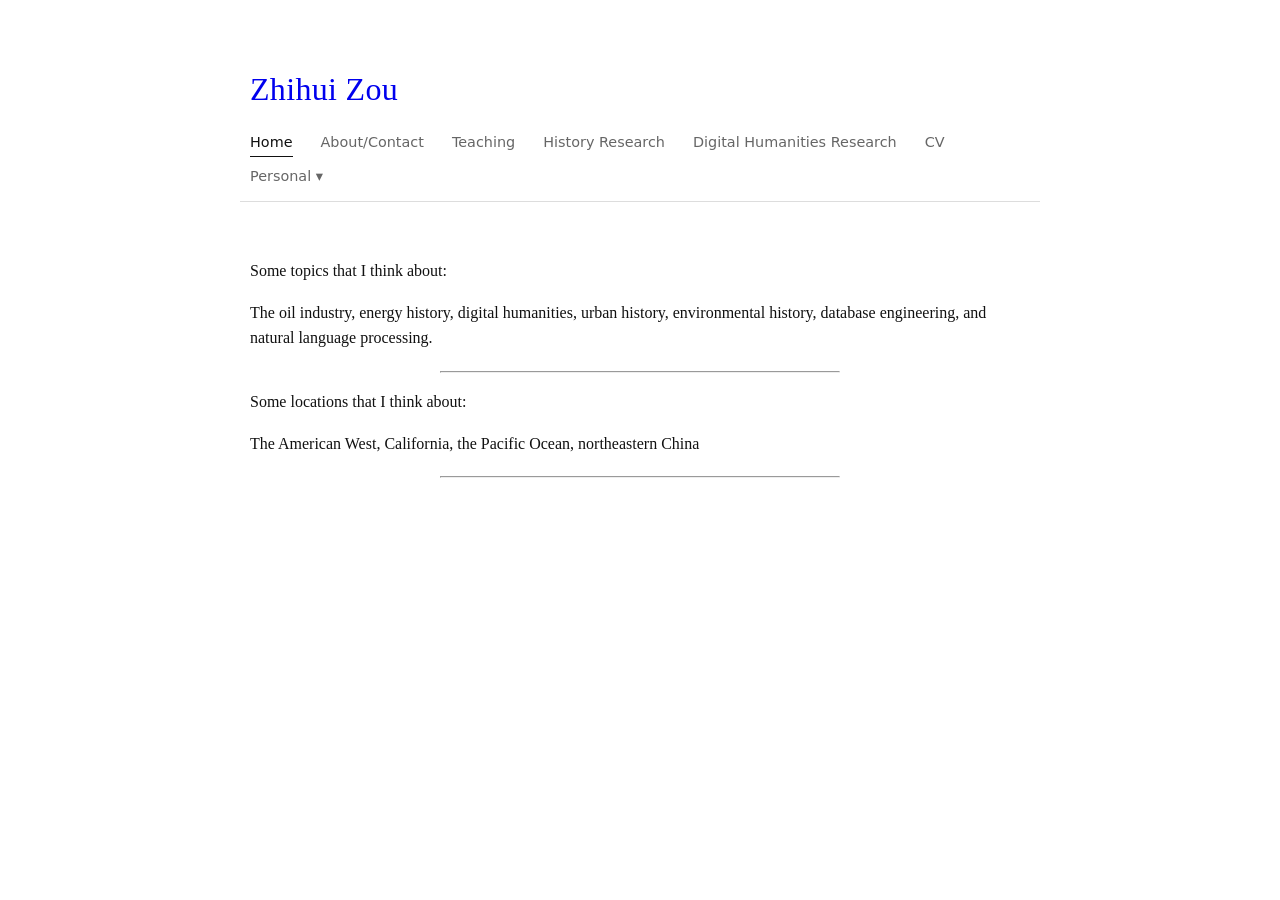
<file: index.html>
<!DOCTYPE html>
<html lang="en">
<head>
<meta charset="UTF-8">
<meta name="viewport" content="width=device-width, initial-scale=1.0">
<title>Home</title>
<link rel="stylesheet" href="/assets/css/style.css">
</head>
<body>


<site-nav>
  <script src="/assets/js/navigation.js"></script>
</site-nav>

<main>

  <p></p>
  <p>Some topics that I think about:</p>
  <p>The oil industry, energy history, digital humanities, urban history, environmental history, database engineering, and natural language processing.</p>

  <hr>

  <p>Some locations that I think about:</p>
  <p>The American West, California, the Pacific Ocean, northeastern China</p>

  <hr>

</main>

</body>
</html>
</file>
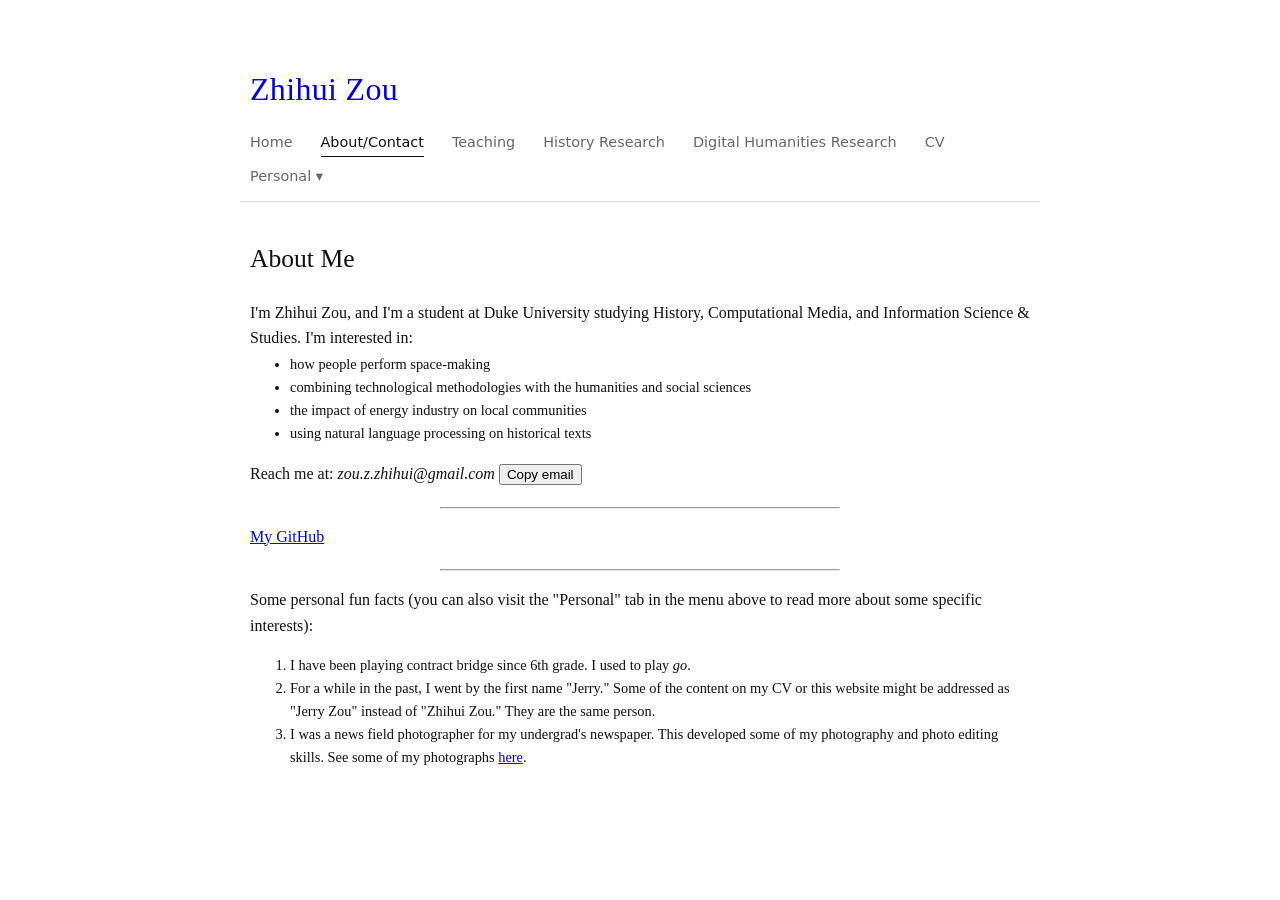
<file: pages/about.html>
<!DOCTYPE html>
<html lang="en">
<head>
<meta charset="UTF-8">
<meta name="viewport" content="width=device-width, initial-scale=1.0">
<title>About</title>
<link rel="stylesheet" href="/assets/css/style.css">
<script src="/assets/js/clickToCopy.js"></script
</head>
<body>

<div class="grid-field" aria-hidden="true"></div>

<site-nav>
  <script src="/assets/js/navigation.js"></script>
</site-nav>


<main>

  <h1>About Me</h1>

  <p>I'm Zhihui Zou, and I'm a student at Duke University studying History, Computational Media, and Information Science & Studies. I'm interested in:
    <ul>
      <li>how people perform space-making</li>
      <li>combining technological methodologies with the humanities and social sciences</li>
      <li>the impact of energy industry on local communities</li>
      <li>using natural language processing on historical texts</li>
    </ul>
  </p>
  
  <p>Reach me at: <i><span id="textToCopyOnClick">zou.z.zhihui@gmail.com</span></i> <button onclick="clickToCopy(this, 'Copy email')">Copy email</button></p> 
  <hr>

  <p class="externallink"><a href="https://github.com/zzou21" target="_blank" rel="noopener noreferrer">My GitHub</a></p>

  <hr>

  <p>Some personal fun facts (you can also visit the "Personal" tab in the menu above to read more about some specific interests):</p>
  <p>
    <ol>
      <li>I have been playing contract bridge since 6th grade. I used to play <i>go</i>.</li>
      <li>For a while in the past, I went by the first name "Jerry." Some of the content on my CV or this website might be addressed as "Jerry Zou" instead of "Zhihui Zou." They are the same person.</li>
      <li>I was a news field photographer for my undergrad's newspaper. This developed some of my photography and photo editing skills. See some of my photographs <a href="/pages/personals/photography.html" target="_blank" rel="noopener noreferrer">here</a>.</li>
    </ol>
  </p>

</main>

</body>
</html>
</file>
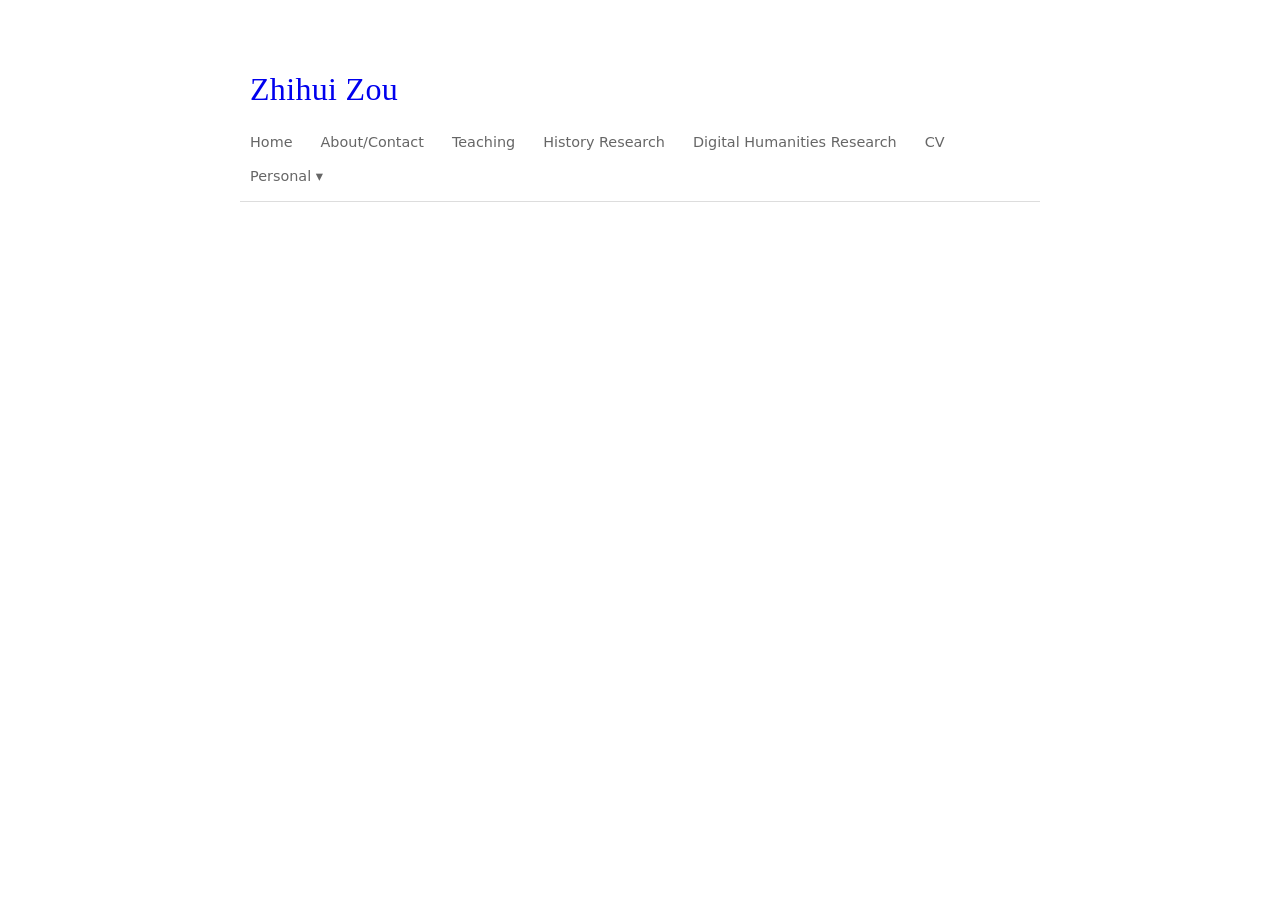
<file: pages/contact.html>
<!DOCTYPE html>
<html lang="en">
<head>
<meta charset="UTF-8">
<meta name="viewport" content="width=device-width, initial-scale=1.0">
<title>Contact</title>
<link rel="stylesheet" href="/assets/css/style.css">
</head>
<body>

  <!-- NOT used!! -->

<site-nav>
  <script src="/assets/js/navigation.js"></script>
</site-nav>

<main>

</main>

</body>
</html>
</file>
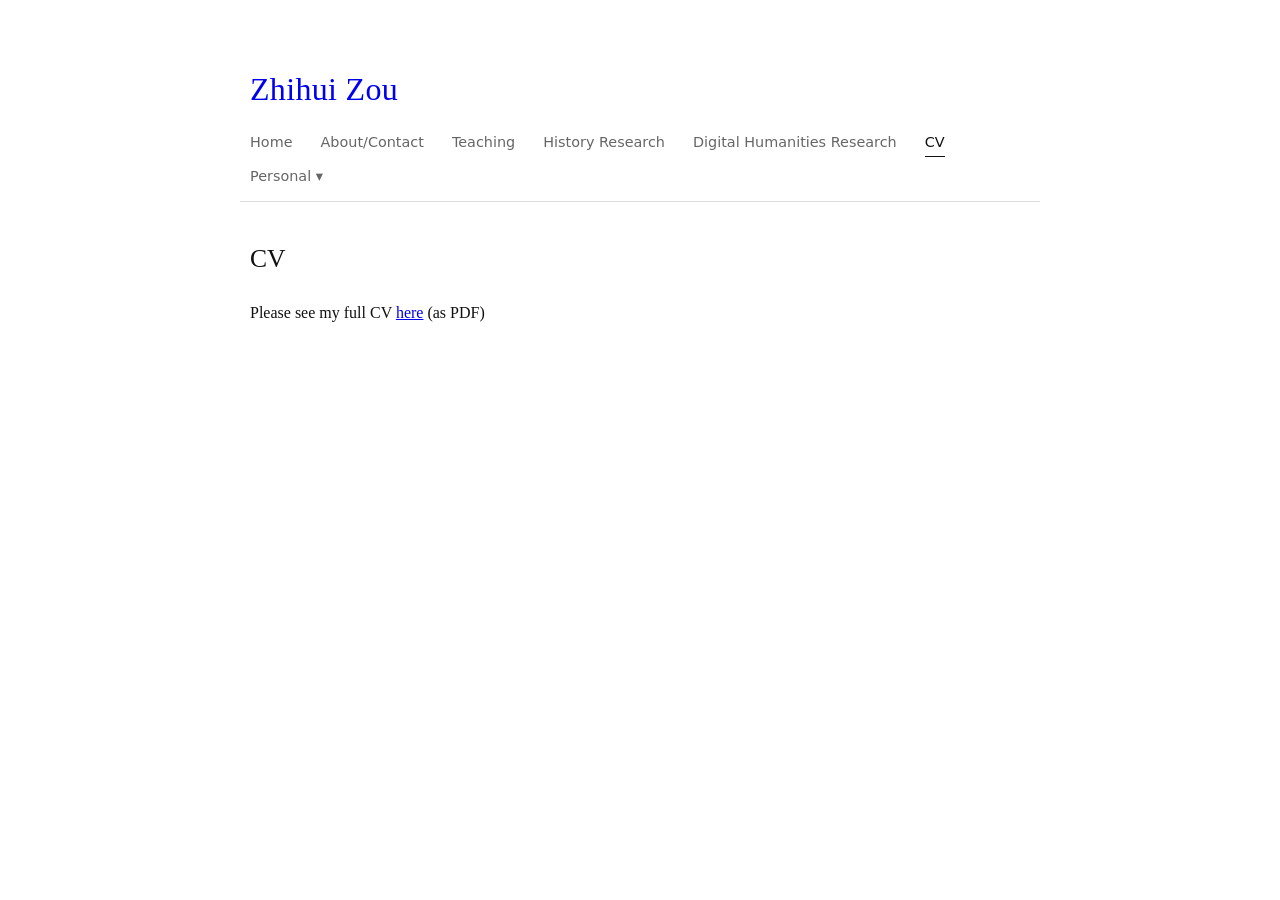
<file: pages/cv.html>
<!DOCTYPE html>
<html lang="en">
<head>
<meta charset="UTF-8">
<meta name="viewport" content="width=device-width, initial-scale=1.0">
<title>C.V.</title>
<link rel="stylesheet" href="/assets/css/style.css">
</head>
<body>

<site-nav>
  <script src="/assets/js/navigation.js"></script>
</site-nav>

<main>

  <h1>CV</h1>

  <p>Please see my full CV <a href="/assets/files/cv/cv.pdf" target="_blank" rel="noopener noreferrer">here</a> (as PDF)</p>

</main>

</body>
</html>
</file>
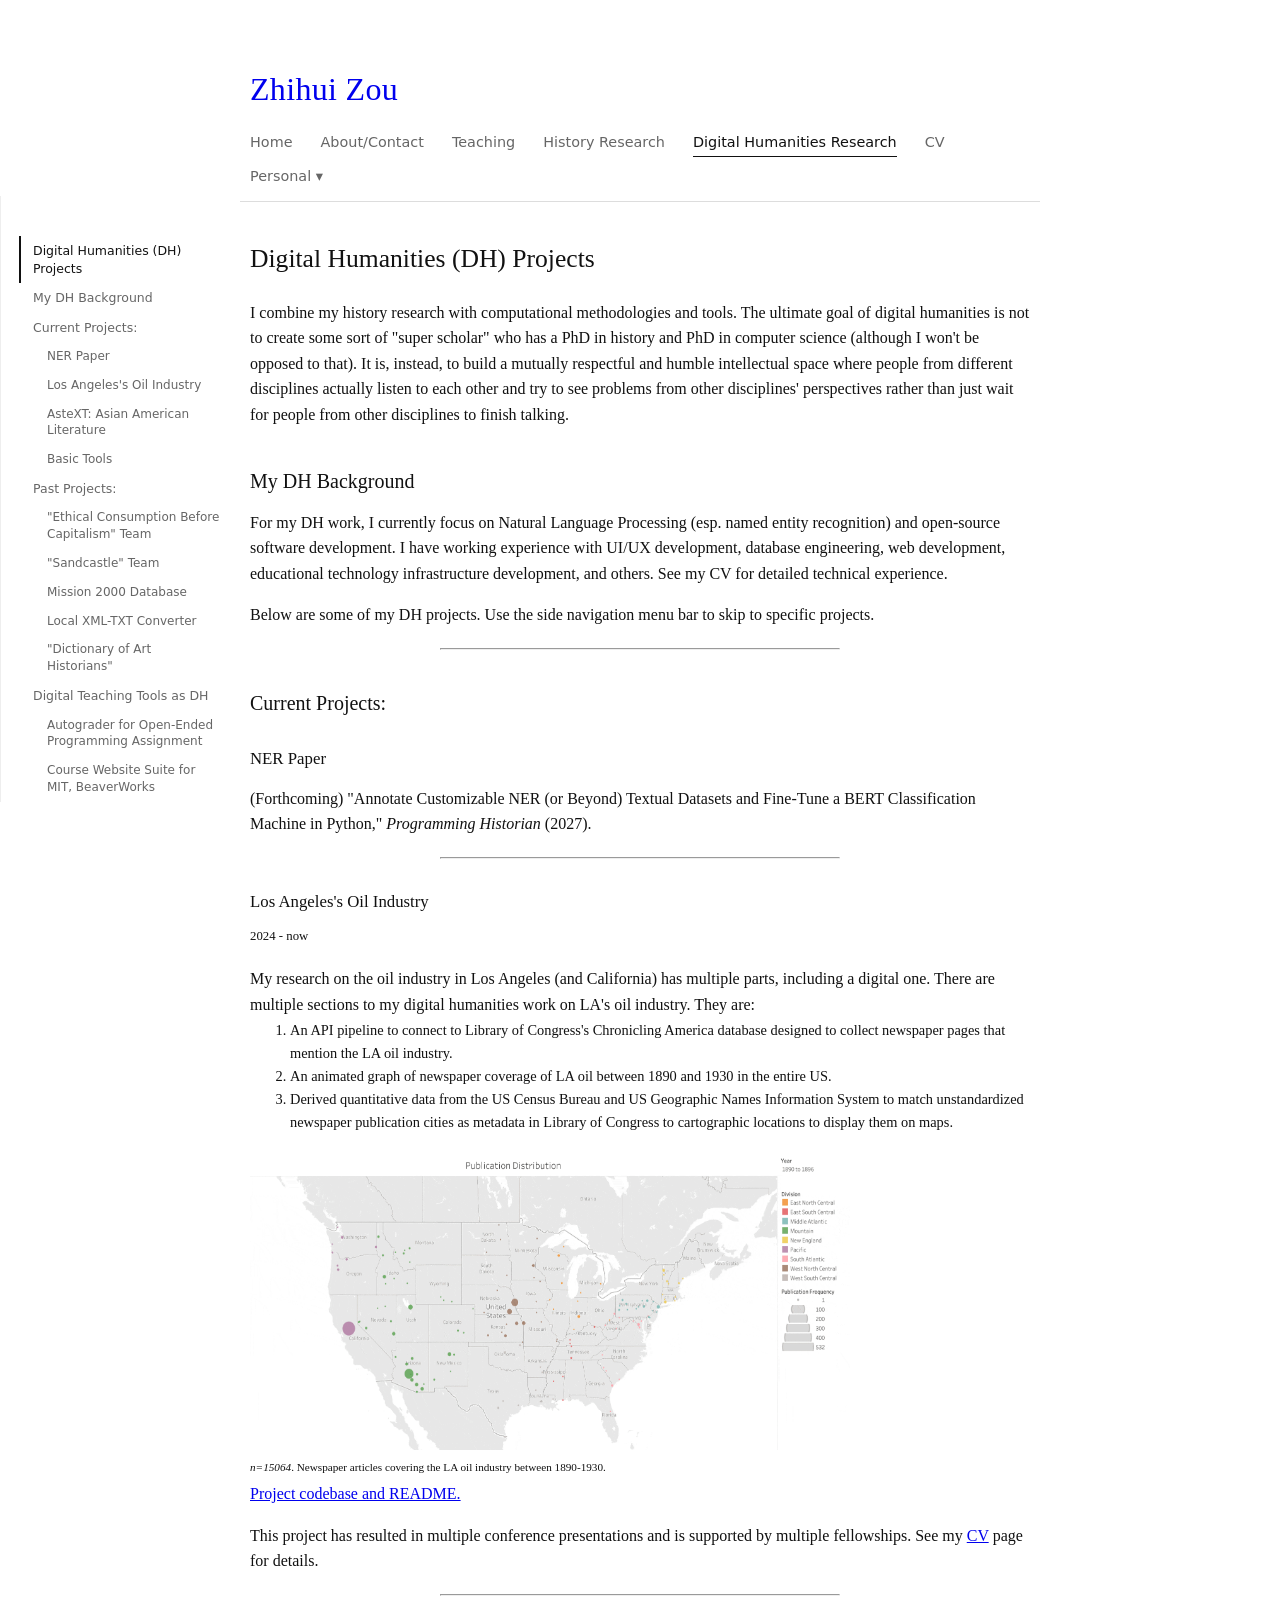
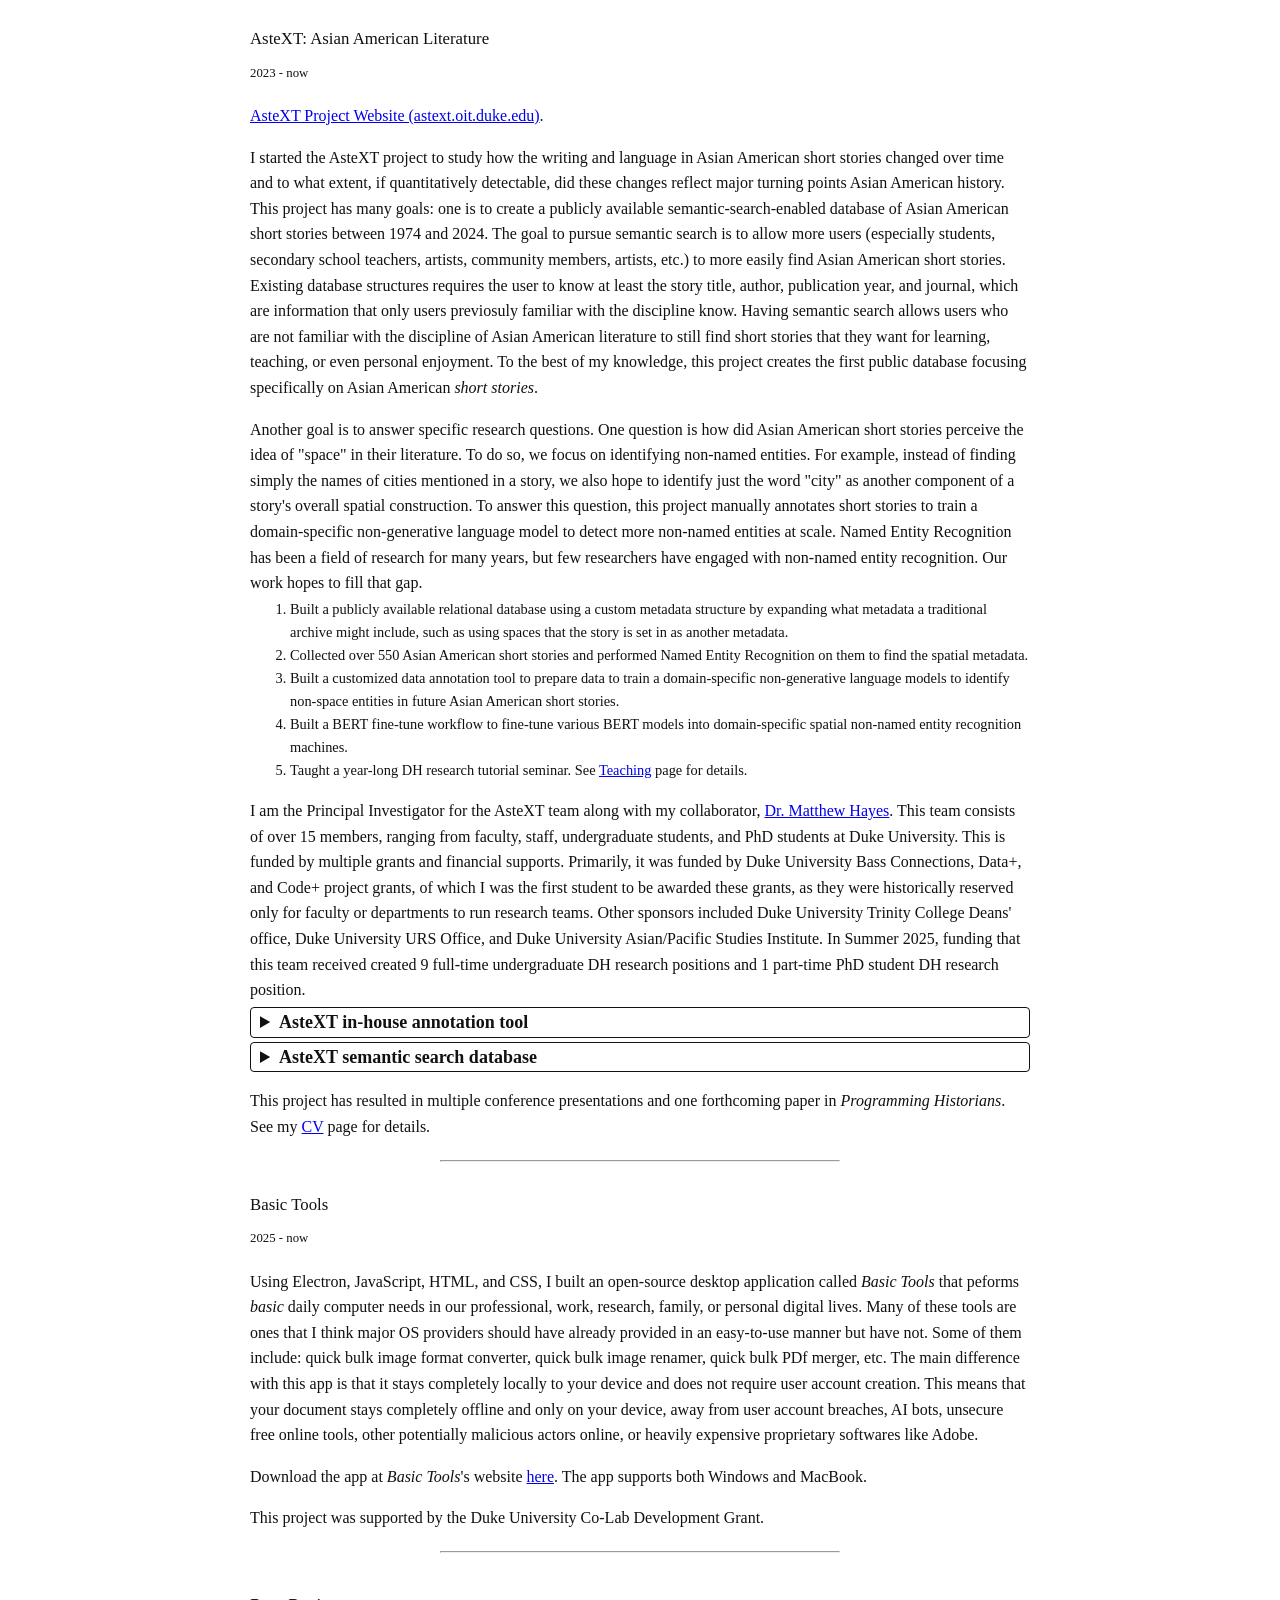
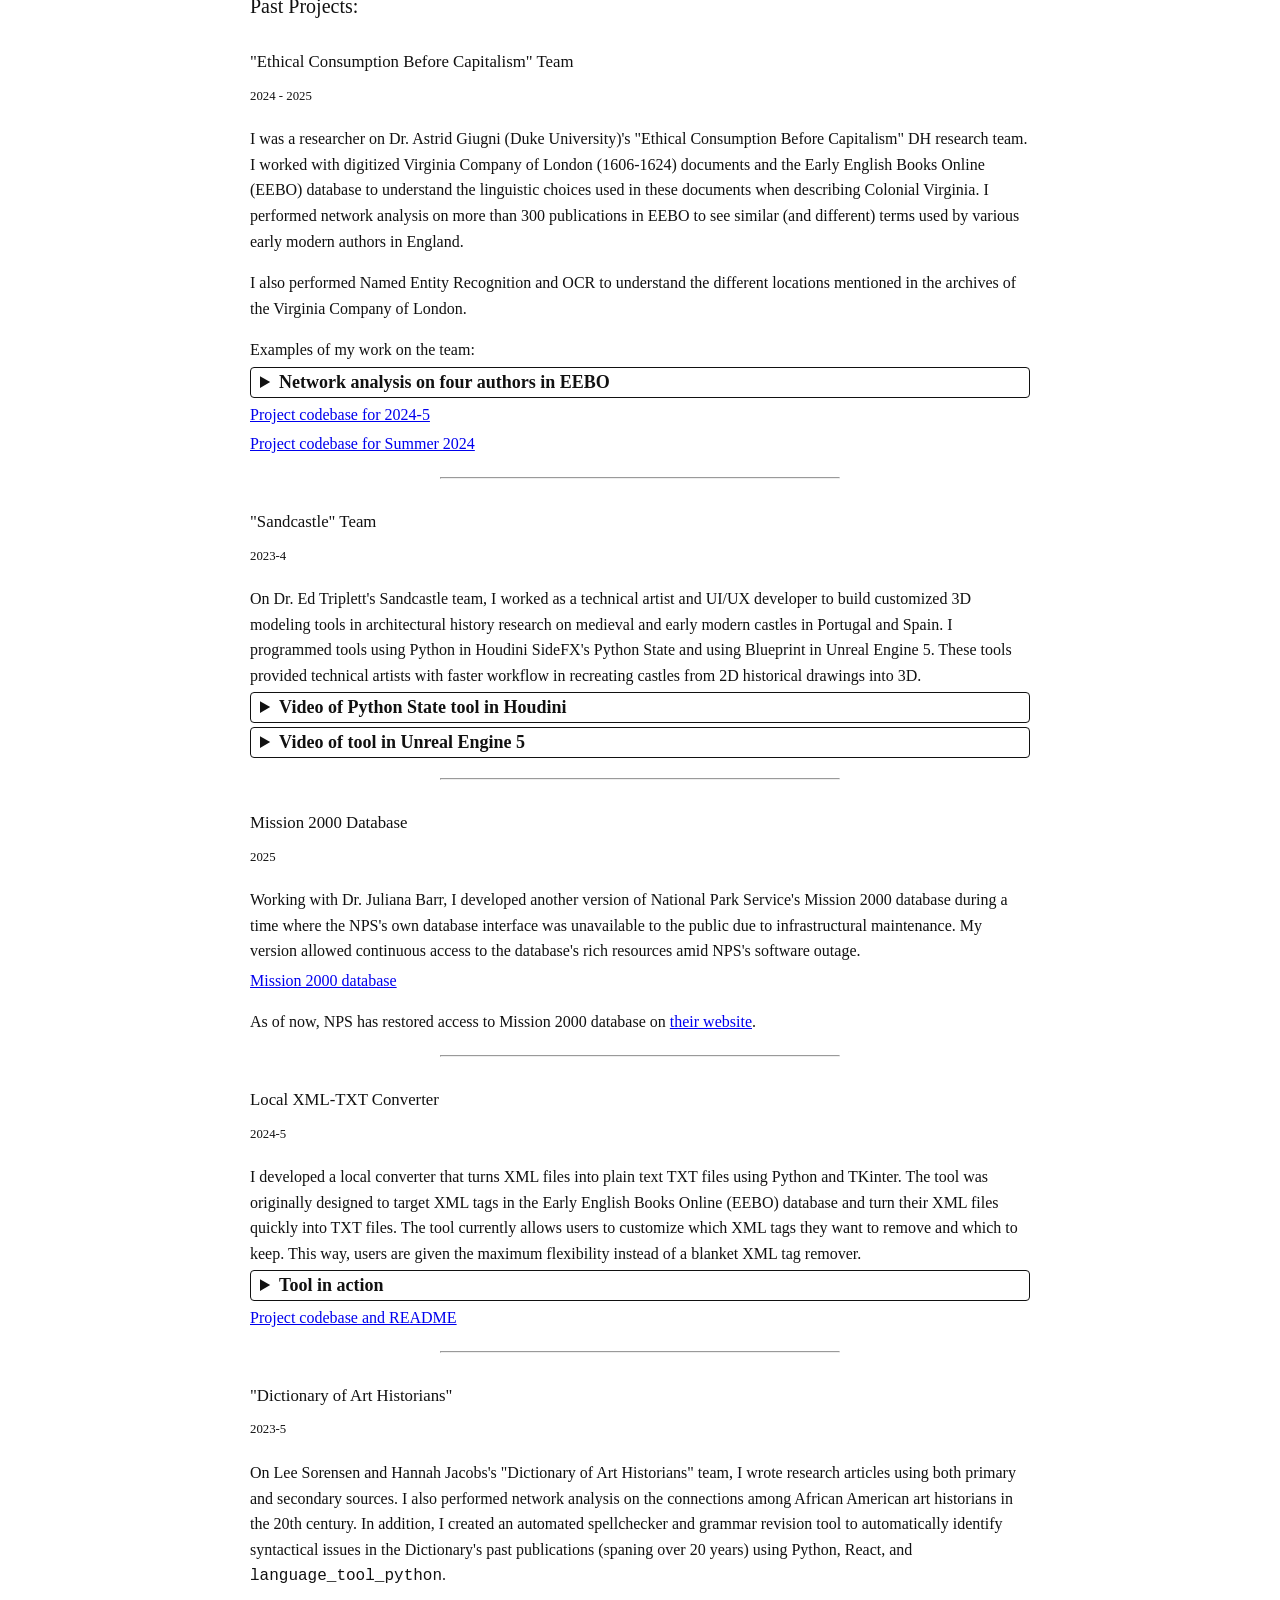
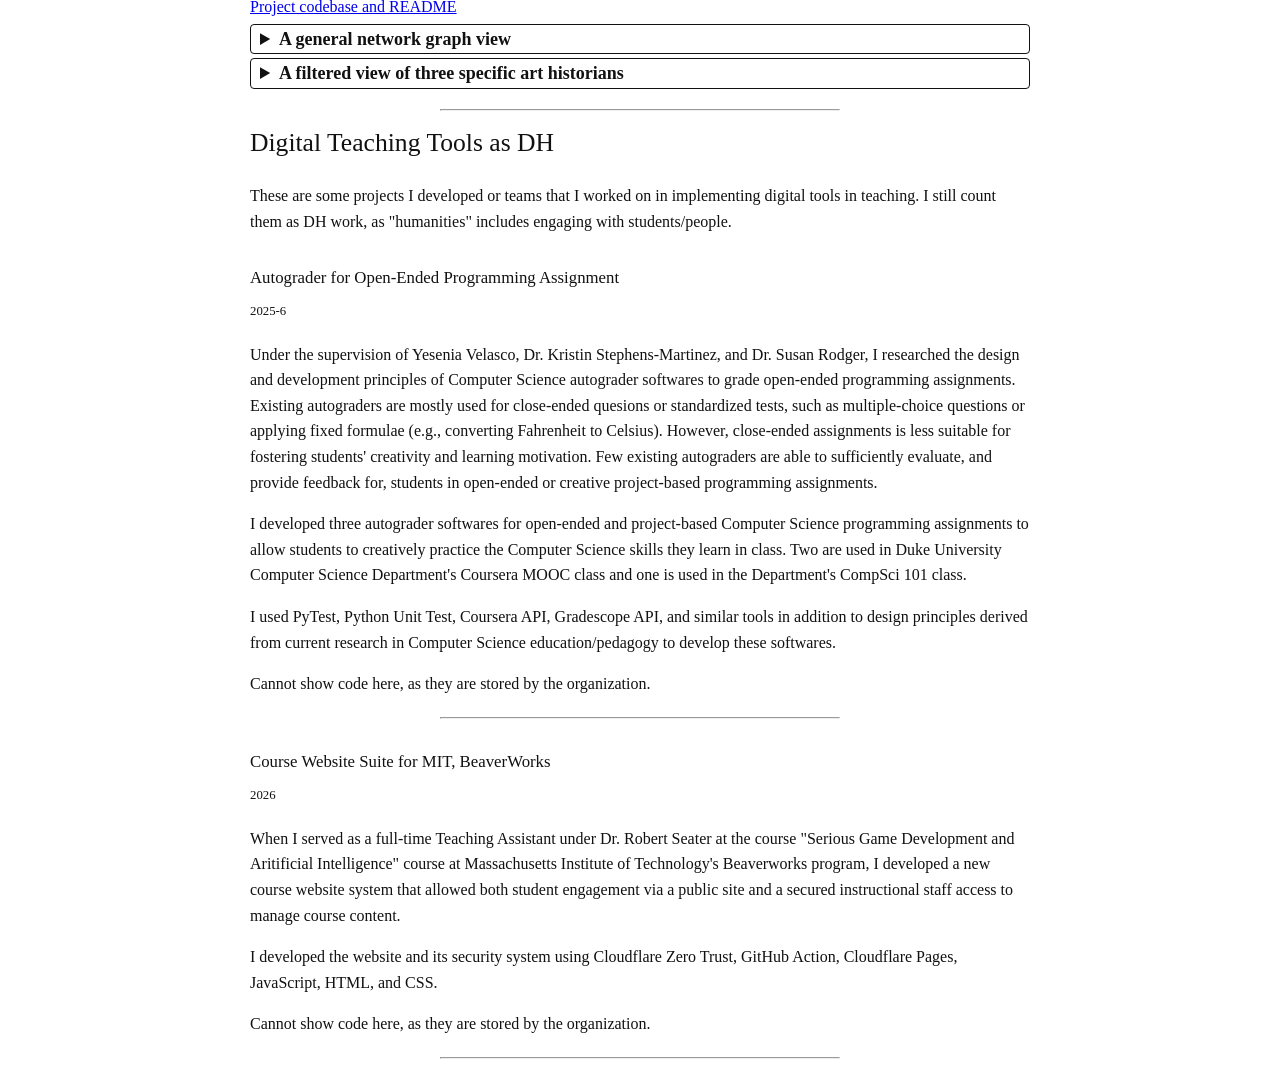
<file: pages/digitalHumanities.html>
<!DOCTYPE html>
<html lang="en">
<head>
<meta charset="UTF-8">
<meta name="viewport" content="width=device-width, initial-scale=1.0">  
<title>DH Research</title>
<link rel="stylesheet" href="/assets/css/style.css">
</head>
<body>


<site-nav>
  <script src="/assets/js/navigation.js"></script>
</site-nav>

<page-sidebar>
  <script src="/assets/js/sideNavigationBar.js"></script>
</page-sidebar>

<main>
  <h1 id="dhprojects">Digital Humanities (DH) Projects</h1>
  <p>I combine my history research with computational methodologies and tools. The ultimate goal of digital humanities is not to create some sort of "super scholar" who has a PhD in history and PhD in computer science (although I won't be opposed to that). It is, instead, to build a mutually respectful and humble intellectual space where people from different disciplines actually listen to each other and try to see problems from other disciplines' perspectives rather than just wait for people from other disciplines to finish talking.</p>
  
  <h2 id="technicalbackground">My DH Background</h2>
  <p>For my DH work, I currently focus on Natural Language Processing (esp. named entity recognition) and open-source software development. I have working experience with UI/UX development, database engineering, web development, educational technology infrastructure development, and others. See my CV for detailed technical experience.</p>
  <p>Below are some of my DH projects. Use the side navigation menu bar to skip to specific projects.</p>

  <hr>

  <h2 id="pastproject">Current Projects:</h2>

  <h3 id="programminghistorian">NER Paper</h3>
  <p>(Forthcoming) "Annotate Customizable NER (or Beyond) Textual Datasets and Fine-Tune a BERT Classification Machine in Python," <i>Programming Historian</i> (2027).</p>

  <hr>

  <h3 id="laoil">Los Angeles's Oil Industry</h3>
  <p class="projectdate">2024 - now</p>
  <p>My research on the oil industry in Los Angeles (and California) has multiple parts, including a digital one. There are multiple sections to my digital humanities work on LA's oil industry. They are:
    <ol>
      <li>An API pipeline to connect to Library of Congress's Chronicling America database designed to collect newspaper pages that mention the LA oil industry.</li>
      <li>An animated graph of newspaper coverage of LA oil between 1890 and 1930 in the entire US.</li>
      <li>Derived quantitative data from the US Census Bureau and US Geographic Names Information System to match unstandardized newspaper publication cities as metadata in Library of Congress to cartographic locations to display them on maps.</li>
    </ol>
  </p>

  <img src="/assets/files/oilResearch/LAOilGif18901930.gif" style="width:600px; height:300px;">
  <p class="smallnote"><i>n=15064</i>. Newspaper articles covering the LA oil industry between 1890-1930.</p>

  <p class="externallink"><a href="https://github.com/zzou21/LAOil" target="_blank" rel="noopener noreferrer">Project codebase and README.</a></p>

  <p>This project has resulted in multiple conference presentations and is supported by multiple fellowships. See my <a href="/pages/cv.html" target="_blank" rel="noopener noreferrer">CV</a> page for details.</p>

  <hr>

  <h3 id="astext">AsteXT: Asian American Literature</h3>
  <p class="projectdate">2023 - now</p>
  <p class="externallink"><a href="https://astext.oit.duke.edu/" target="_blank" rel="noopener noreferrer"> AsteXT Project Website (astext.oit.duke.edu)</a>.</p>

  <p>I started the AsteXT project to study how the writing and language in Asian American short stories changed over time and to what extent, if quantitatively detectable, did these changes reflect major turning points Asian American history. This project has many goals: one is to create a publicly available semantic-search-enabled database of Asian American short stories between 1974 and 2024. The goal to pursue semantic search is to allow more users (especially students, secondary school teachers, artists, community members, artists, etc.) to more easily find Asian American short stories. Existing database structures requires the user to know at least the story title, author, publication year, and journal, which are information that only users previosuly familiar with the discipline know. Having semantic search allows users who are not familiar with the discipline of Asian American literature to still find short stories that they want for learning, teaching, or even personal enjoyment. To the best of my knowledge, this project creates the first public database focusing specifically on Asian American <i>short stories</i>.</p>

  <p>Another goal is to answer specific research questions. One question is how did Asian American short stories perceive the idea of "space" in their literature. To do so, we focus on identifying non-named entities. For example, instead of finding simply the names of cities mentioned in a story, we also hope to identify just the word "city" as another component of a story's overall spatial construction. To answer this question, this project manually annotates short stories to train a domain-specific non-generative language model to detect more non-named entities at scale. Named Entity Recognition has been a field of research for many years, but few researchers have engaged with non-named entity recognition. Our work hopes to fill that gap.</p>
    <ol>
      <li>Built a publicly available relational database using a custom metadata structure by expanding what metadata a traditional archive might include, such as using spaces that the story is set in as another metadata.</li>
      <li>Collected over 550 Asian American short stories and performed Named Entity Recognition on them to find the spatial metadata.</li>
      <li>Built a customized data annotation tool to prepare data to train a domain-specific non-generative language models to identify non-space entities in future Asian American short stories.</li>
      <li>Built a BERT fine-tune workflow to fine-tune various BERT models into domain-specific spatial non-named entity recognition machines.</li>
      <li>Taught a year-long DH research tutorial seminar. See <a href="/pages/teaching.html" target="_blank" rel="noopener noreferrer">Teaching</a> page for details.</li>
    </ol>
  </p>

  <p>I am the Principal Investigator for the AsteXT team along with my collaborator, <a href="https://directory.library.duke.edu/staff/matthew.hayes" target="_blank" rel="noopener noreferrer">Dr. Matthew Hayes</a>. This team consists of over 15 members, ranging from faculty, staff, undergraduate students, and PhD students at Duke University. This is funded by multiple grants and financial supports. Primarily, it was funded by Duke University Bass Connections, Data+, and Code+ project grants, of which I was the first student to be awarded these grants, as they were historically reserved only for faculty or departments to run research teams. Other sponsors included Duke University Trinity College Deans' office, Duke University URS Office, and Duke University Asian/Pacific Studies Institute. In Summer 2025, funding that this team received created 9 full-time undergraduate DH research positions and 1 part-time PhD student DH research position.</p>

  <details>
    <summary>AsteXT in-house annotation tool</summary>
    <img src="/assets/files/AsteXT/AsteXTAnnotationTool.png" style="width:700px;height:400px;">
  </details>

  <details>
    <summary>AsteXT semantic search database</summary>
    <img src="/assets/files/AsteXT/AsteXTDatabaseSearch.png" style="width:700px;height:400px;">
  </details>

  <p>This project has resulted in multiple conference presentations and one forthcoming paper in <i>Programming Historians</i>. See my <a href="/pages/cv.html" target="_blank" rel="noopener noreferrer">CV</a> page for details.</p>

  <hr>

  <h3 id="basictools">Basic Tools</h3>
  <p class="projectdate">2025 - now</p>

  <p>Using Electron, JavaScript, HTML, and CSS, I built an open-source desktop application called <i>Basic Tools</i> that peforms <i>basic</i> daily computer needs in our professional, work, research, family, or personal digital lives. Many of these tools are ones that I think major OS providers should have already provided in an easy-to-use manner but have not. Some of them include: quick bulk image format converter, quick bulk image renamer, quick bulk PDf merger, etc. The main difference with this app is that it stays completely locally to your device and does not require user account creation. This means that your document stays completely offline and only on your device, away from user account breaches, AI bots, unsecure free online tools, other potentially malicious actors online, or heavily expensive proprietary softwares like Adobe.</p>

  <p>Download the app at <i>Basic Tools</i>'s website <a href="https://zzou21.github.io/BasicToolsWeb/" target="_blank" rel="noopener noreferrer">here</a>. The app supports both Windows and MacBook.</p>

  <p>This project was supported by the Duke University Co-Lab Development Grant.</p>

  <hr>

  <h2 id="currentproject">Past Projects:</h2>

  <h3 id="ecbc">"Ethical Consumption Before Capitalism" Team</h3>
  <p class="projectdate">2024 - 2025</p>

  <p>I was a researcher on Dr. Astrid Giugni (Duke University)'s "Ethical Consumption Before Capitalism" DH research team. I worked with digitized Virginia Company of London (1606-1624) documents and the Early English Books Online (EEBO) database to understand the linguistic choices used in these documents when describing Colonial Virginia. I performed network analysis on more than 300 publications in EEBO to see similar (and different) terms used by various early modern authors in England.</p>
  <p>I also performed Named Entity Recognition and OCR to understand the different locations mentioned in the archives of the Virginia Company of London.</p>

  <p>Examples of my work on the team:</p>
  <details>
    <summary>Network analysis on four authors in EEBO</summary>
    <label class="css-zoom">
      <input type="checkbox">
      <img src="/assets/files/ethicalConsumptionTeam/ECBCNetworkGraph4Authors.png" style="width:700px;height:400px;">
    </label>
  </details>

  <p class="externallink"><a href="https://github.com/zzou21/ECBC2024-5" target="_blank" rel="noopener noreferrer">Project codebase for 2024-5</a></p>
  <p class="externallink"><a href="https://github.com/zzou21/ECBCData2024" target="_blank" rel="noopener noreferrer">Project codebase for Summer 2024</a></p>

  <hr>
  
  <h3 id="sandcastle">"Sandcastle" Team</h3>
  <p class="projectdate">2023-4</p>

  <p>On Dr. Ed Triplett's Sandcastle team, I worked as a technical artist and UI/UX developer to build customized 3D modeling tools in architectural history research on medieval and early modern castles in Portugal and Spain. I programmed tools using Python in Houdini SideFX's Python State and using Blueprint in Unreal Engine 5. These tools provided technical artists with faster workflow in recreating castles from 2D historical drawings into 3D.</p>

  <details>
    <summary>Video of Python State tool in Houdini</summary>
    <iframe src="https://drive.google.com/file/d/1b7c3tsHad0FN5GmstlWy-LfI34F6LkPr/preview" width="700" height="480"></iframe>
  </details>

  <details>
    <summary>Video of tool in Unreal Engine 5</summary>
    <iframe src="https://drive.google.com/file/d/18MAIXyeoCJxgl4exkm6gKL2DlTjIm46_/preview" width="700" height="480"></iframe>
  </details>

  <hr>

  <h3 id="mission2000">Mission 2000 Database</h3>
  <p class="projectdate">2025</p>

  <p>Working with Dr. Juliana Barr, I developed another version of National Park Service's Mission 2000 database during a time where the NPS's own database interface was unavailable to the public due to infrastructural maintenance. My version allowed continuous access to the database's rich resources amid NPS's software outage.</p>

  <p class="externallink"><a href="https://zzou21.github.io/Mission2000NPSDatabaseInterface/" target="_blank" rel="noopener noreferrer">Mission 2000 database</a></p>

  <p>As of now, NPS has restored access to Mission 2000 database on <a href="https://www.nps.gov/tuma/learn/historyculture/mission-2000.htm" target="_blank" rel="noopener noreferrer">their website</a>.</p>

  <hr>

  <h3 id="xmltotxt">Local XML-TXT Converter</h3>
  <p class="projectdate">2024-5</p>

  <p>I developed a local converter that turns XML files into plain text TXT files using Python and TKinter. The tool was originally designed to target XML tags in the Early English Books Online (EEBO) database and turn their XML files quickly into TXT files. The tool currently allows users to customize which XML tags they want to remove and which to keep. This way, users are given the maximum flexibility instead of a blanket XML tag remover.</p>

  <details>
    <summary>Tool in action</summary>
    <label class="css-zoom">
      <input type="checkbox">
      <img src="/assets/files/xmlTXTInterface/XMLTXTInterface.png" style="width:700px;height:400px;">
    </label>
  </details>

  <p class="externallink"><a href="https://github.com/zzou21/XMLInterface/tree/main" target="_blank" rel="noopener noreferrer">Project codebase and README</a></p>

  <hr>

  <h3 id="dictionaryofart">"Dictionary of Art Historians"</h3>
  <p class="projectdate">2023-5</p>

  <p>On Lee Sorensen and Hannah Jacobs's "Dictionary of Art Historians" team, I wrote research articles using both primary and secondary sources. I also performed network analysis on the connections among African American art historians in the 20th century. In addition, I created an automated spellchecker and grammar revision tool to automatically identify syntactical issues in the Dictionary's past publications (spaning over 20 years) using Python, React, and <code>language_tool_python</code>.</p>

  <p class="externallink"><a href="https://github.com/dahvcduke/doah-spellcheck/tree/main" target="_blank" rel="noopener noreferrer">Project codebase and README</a></p>

  <details>
    <summary>A general network graph view</summary>
    <label class="css-zoom">
      <input type="checkbox">
      <img src="/assets/files/dictionaryOfArtHistorians/doahlargeNetworkGraph.png" style="width:700px;height:400px;">
    </label>
  </details>

  <details>
    <summary>A filtered view of three specific art historians</summary>
    <label class="css-zoom">
      <input type="checkbox">
      <img src="/assets/files/dictionaryOfArtHistorians/doahSpecificNetworkOfThree.png" style="width:700px;height:400px;">
    </label>
  </details>

  <hr>

  <h1 id="otherDH">Digital Teaching Tools as DH</h1>
  <p>These are some projects I developed or teams that I worked on in implementing digital tools in teaching. I still count them as DH work, as "humanities" includes engaging with students/people.</p>

  <h3 id="autograderDuke">Autograder for Open-Ended Programming Assignment</h3>
  <p class="projectdate">2025-6</p>

  <p>Under the supervision of Yesenia Velasco, Dr. Kristin Stephens-Martinez, and Dr. Susan Rodger, I researched the design and development principles of Computer Science autograder softwares to grade open-ended programming assignments. Existing autograders are mostly used for close-ended quesions or standardized tests, such as multiple-choice questions or applying fixed formulae (e.g., converting Fahrenheit to Celsius). However, close-ended assignments is less suitable for fostering students' creativity and learning motivation. Few existing autograders are able to sufficiently evaluate, and provide feedback for, students in open-ended or creative project-based programming assignments.</p>
  <p>I developed three autograder softwares for open-ended and project-based Computer Science programming assignments to allow students to creatively practice the Computer Science skills they learn in class. Two are used in Duke University Computer Science Department's Coursera MOOC class and one is used in the Department's CompSci 101 class.</p>
  <p>I used PyTest, Python Unit Test, Coursera API, Gradescope API, and similar tools in addition to design principles derived from current research in Computer Science education/pedagogy to develop these softwares.</p>
  <p>Cannot show code here, as they are stored by the organization.</p>

  <hr>

  <h3 id="mitsgaiwebsite">Course Website Suite for MIT, BeaverWorks</h3>
  <p class="projectdate">2026</p>

  <p>When I served as a full-time Teaching Assistant under Dr. Robert Seater at the course "Serious Game Development and Aritificial Intelligence" course at Massachusetts Institute of Technology's Beaverworks program, I developed a new course website system that allowed both student engagement via a public site and a secured instructional staff access to manage course content.</p>
  <p>I developed the website and its security system using Cloudflare Zero Trust, GitHub Action, Cloudflare Pages, JavaScript, HTML, and CSS.</p>
  <p>Cannot show code here, as they are stored by the organization.</p>
  
  <hr>
  
  
</main>

</body>
</html>
</file>
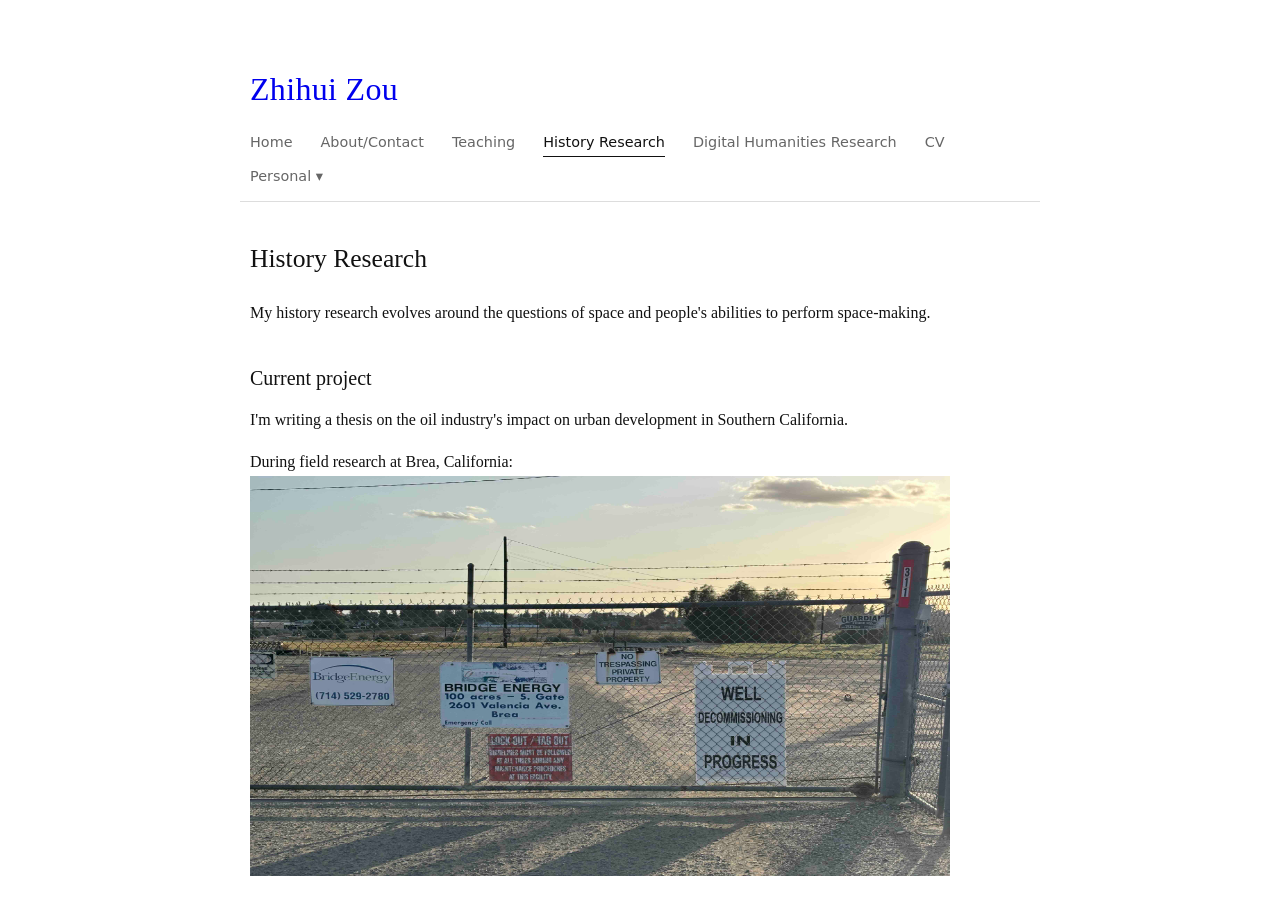
<file: pages/historyResearch.html>
<!DOCTYPE html>
<html lang="en">
<head>
<meta charset="UTF-8">
<meta name="viewport" content="width=device-width, initial-scale=1.0">
<title>History Research</title>
<link rel="stylesheet" href="/assets/css/style.css">
</head>
<body>

  <!-- NOT used!! -->

<site-nav>
  <script src="/assets/js/navigation.js"></script>
</site-nav>

<main>

  <h1>History Research</h1>

  <p>My history research evolves around the questions of space and people's abilities to perform space-making.</p>

  <h2>Current project</h2>
  <p>I'm writing a thesis on the oil industry's impact on urban development in Southern California.</p>

  <p>During field research at Brea, California:</p>
  <img src="/assets/files/oilResearch/decommissioningOilBrea1.jpeg" style="width:700px;height:400px;">

</main>

</body>
</html>
</file>
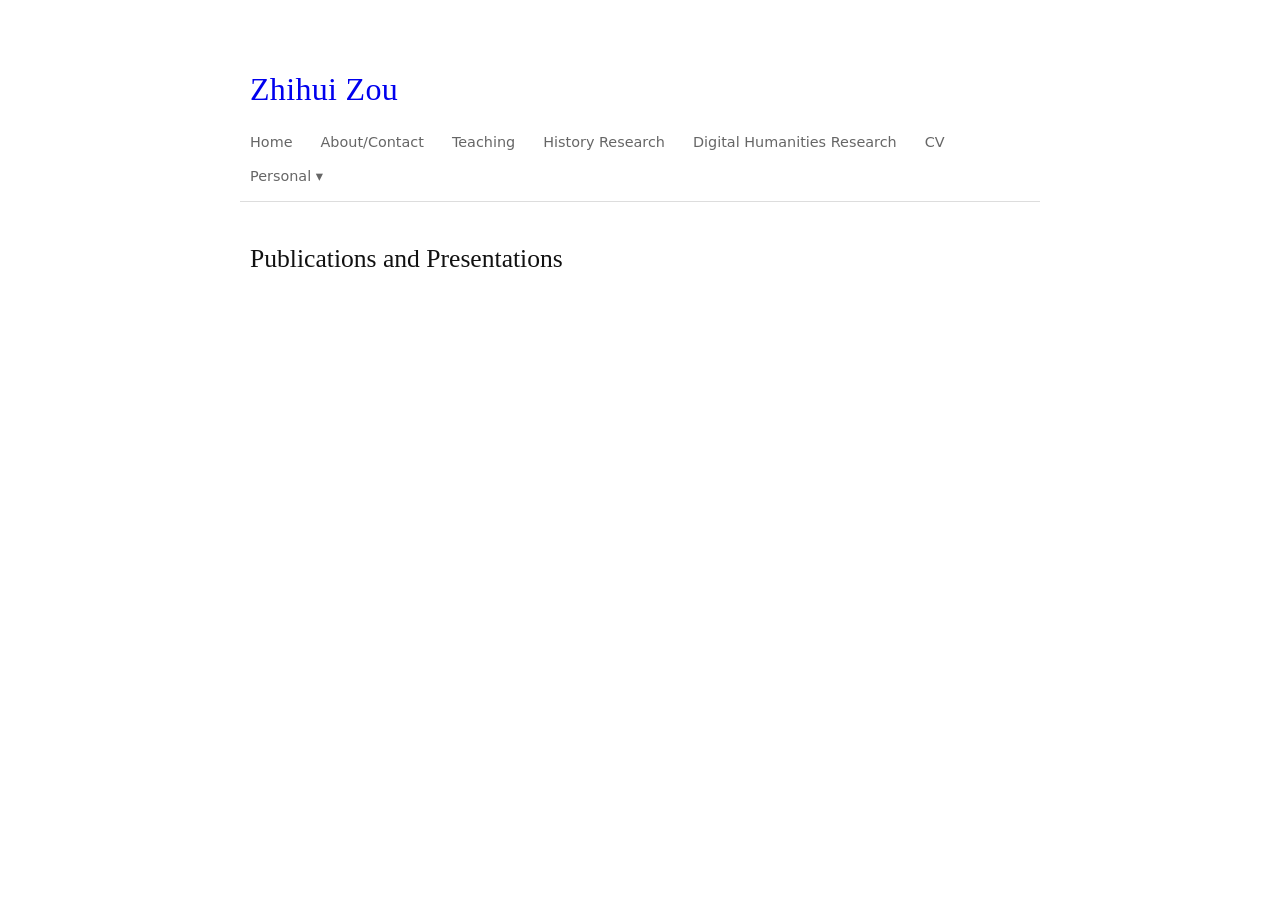
<file: pages/pubPres.html>
<!DOCTYPE html>
<html lang="en">
<head>
<meta charset="UTF-8">
<meta name="viewport" content="width=device-width, initial-scale=1.0">
<title>Publications</title>
<link rel="stylesheet" href="/assets/css/style.css">
</head>
<body>

<site-nav>
  <script src="/assets/js/navigation.js"></script>
</site-nav>

<main>


  <!-- this page is not USED YET -->



  <div class="page-header">
    <h1>Publications and Presentations</h1>
  </div>


</main>

</body>
</html>
</file>
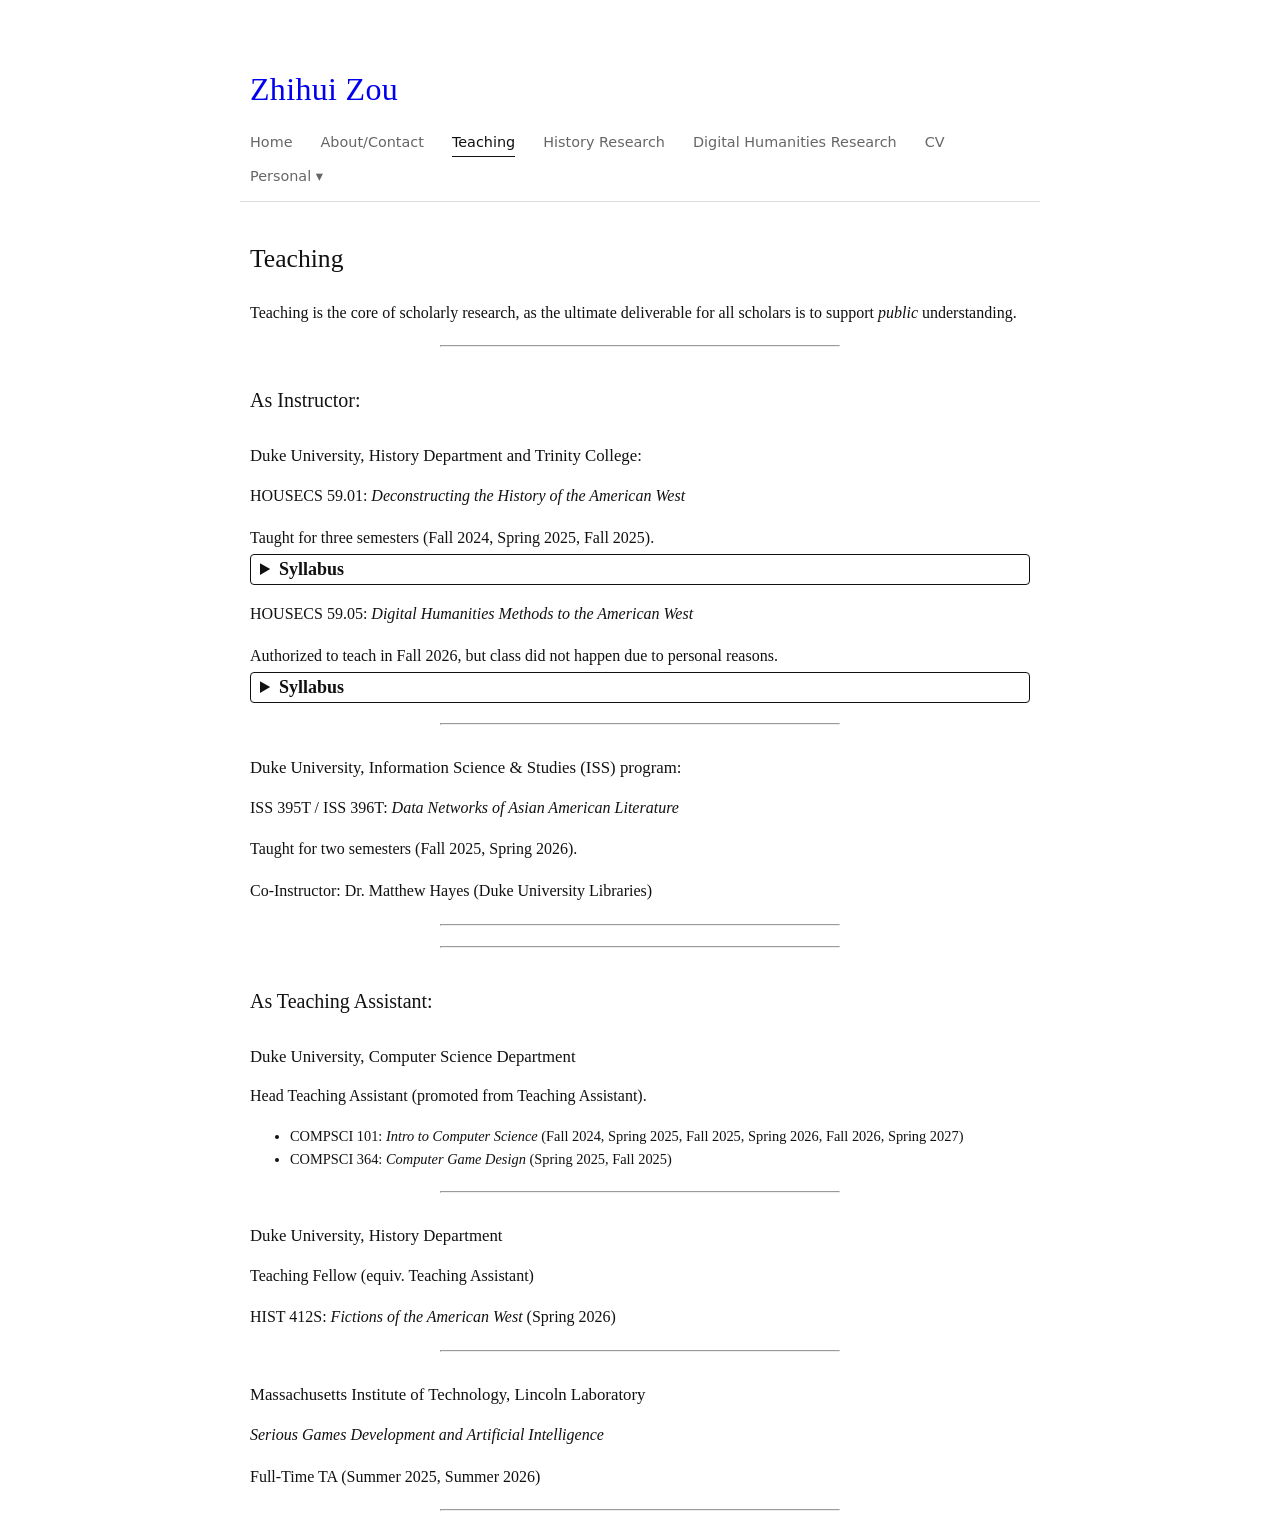
<file: pages/teaching.html>
<!DOCTYPE html>
<html lang="en">
<head>
<meta charset="UTF-8">
<meta name="viewport" content="width=device-width, initial-scale=1.0">
<title>Teaching</title>
<link rel="stylesheet" href="/assets/css/style.css">
</head>
<body>

<site-nav>
  <script src="/assets/js/navigation.js"></script>
</site-nav>

<main>

  <h1>Teaching</h1>

  <p>Teaching is the core of scholarly research, as the ultimate deliverable for all scholars is to support <i>public</i> understanding.</p>

  <hr>

  <h2>As Instructor:</h2>

  <h3>Duke University, History Department and Trinity College:</h3>
  <p>HOUSECS 59.01: <i>Deconstructing the History of the American West</i></p>
  <p>Taught for three semesters (Fall 2024, Spring 2025, Fall 2025).</p>

  <details>
    <summary>Syllabus</summary>
    <iframe src="/assets/files/syllabus/deconstructingAmericanWestSyllabus.pdf" width="90%" height="800px"></iframe>
  </details>

  <p>HOUSECS 59.05: <i>Digital Humanities Methods to the American West</i></p>
  <p>Authorized to teach in Fall 2026, but class did not happen due to personal reasons.</p>

  <details>
    <summary>Syllabus</summary>
    <iframe src="/assets/files/syllabus/digitalAmericanWestSyllabus.pdf" width="90%" height="800px"></iframe>
  </details>

  <hr>

  <h3>Duke University, Information Science & Studies (ISS) program:</h3>
  <p>ISS 395T / ISS 396T: <i>Data Networks of Asian American Literature</i></p>
  <p>Taught for two semesters (Fall 2025, Spring 2026).</p>
  <p>Co-Instructor: Dr. Matthew Hayes (Duke University Libraries)</p>

  <hr>
  <hr>

  <h2>As Teaching Assistant:</h2>
  <h3>Duke University, Computer Science Department</h3>
  <p>Head Teaching Assistant (promoted from Teaching Assistant).</p>
  <p>
    <ul>
      <li>COMPSCI 101: <i>Intro to Computer Science</i> (Fall 2024, Spring 2025, Fall 2025, Spring 2026, Fall 2026, Spring 2027)</li>
      <li>COMPSCI 364: <i>Computer Game Design</i> (Spring 2025, Fall 2025)</li>
    </ul>
  </p>

  <hr>

  <h3>Duke University, History Department</h3>
  <p>Teaching Fellow (equiv. Teaching Assistant)</p>
  <p>HIST 412S: <i>Fictions of the American West</i> (Spring 2026)</p>

  <hr>

  <h3>Massachusetts Institute of Technology, Lincoln Laboratory</h3>
  <p><i>Serious Games Development and Artificial Intelligence</i></p>
  <p>Full-Time TA (Summer 2025, Summer 2026)</p>

  <hr>
  
</main>

</body>
</html>
</file>
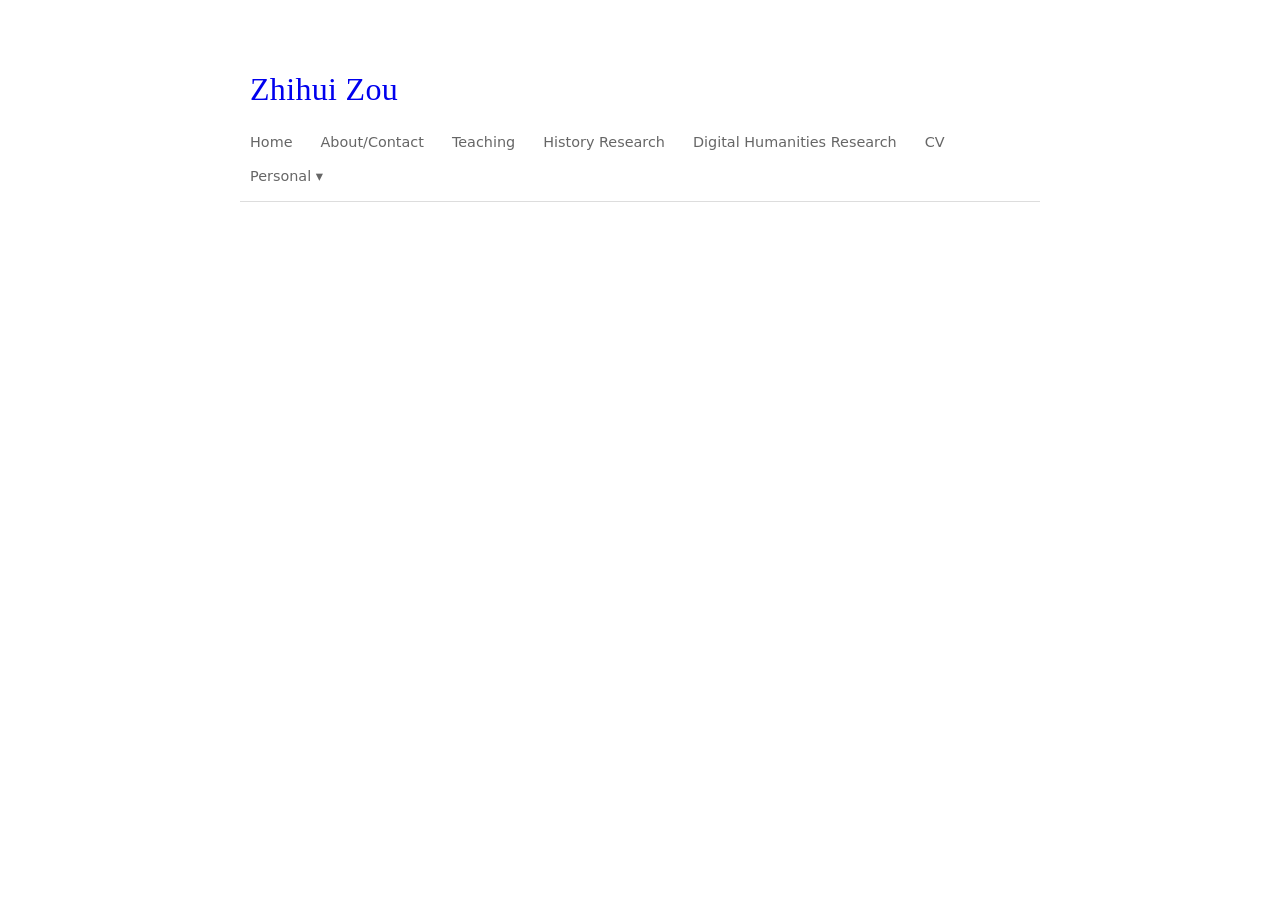
<file: pages/writing.html>
<!DOCTYPE html>
<html lang="en">
<head>
<meta charset="UTF-8">
<meta name="viewport" content="width=device-width, initial-scale=1.0">
<title>Writing</title>
<link rel="stylesheet" href="/assets/css/style.css">
</head>
<body>

<site-nav>
  <script src="/assets/js/navigation.js"></script>
</site-nav>

<main>


</main>

</body>
</html>
</file>
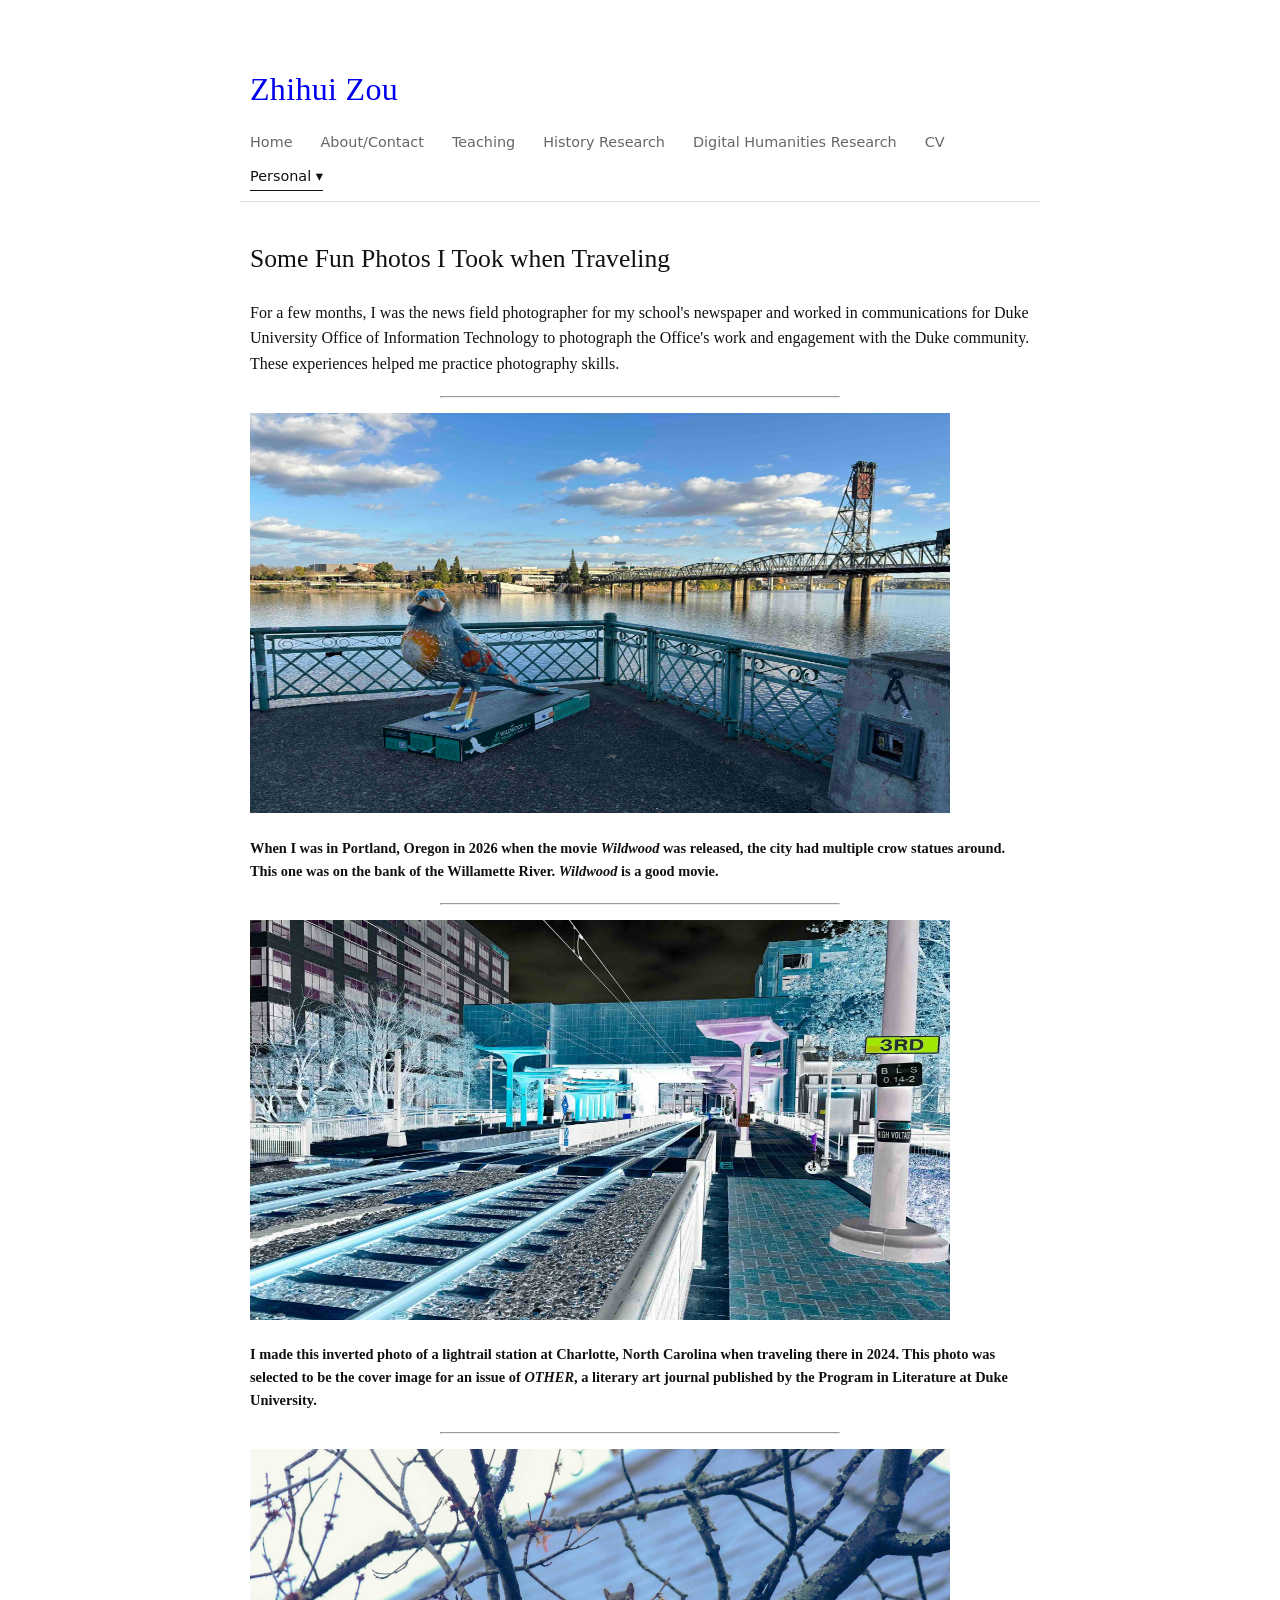
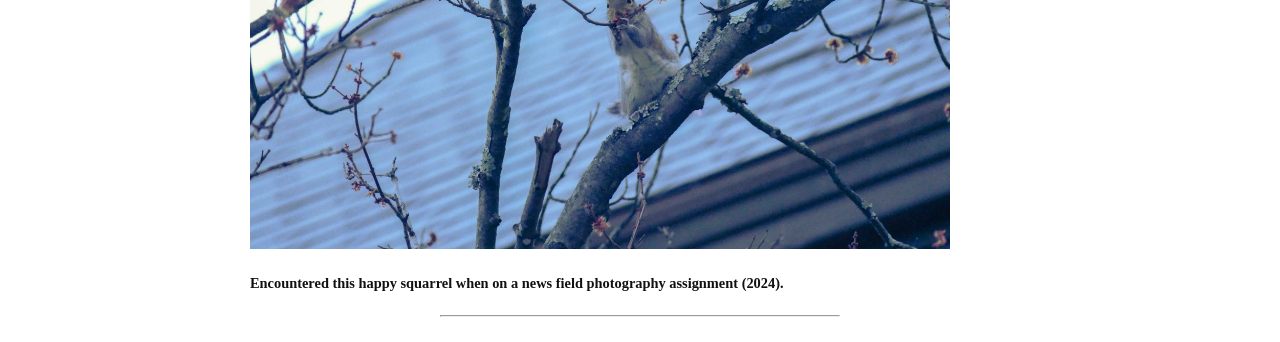
<file: pages/personals/photography.html>
<!DOCTYPE html>
<html lang="en">
<head>
<meta charset="UTF-8">
<meta name="viewport" content="width=device-width, initial-scale=1.0">
<title>Photography</title>
<link rel="stylesheet" href="/assets/css/style.css">
</head>
<body>

<site-nav>
  <script src="/assets/js/navigation.js"></script>
</site-nav>

<main>

    <h1>Some Fun Photos I Took when Traveling</h1>

    <p>For a few months, I was the news field photographer for my school's newspaper and worked in communications for Duke University Office of Information Technology to photograph the Office's work and engagement with the Duke community. These experiences helped me practice photography skills.</p>

    <hr>
    
    <img src="/assets/files/generalPhotos/portland1.jpeg" style="width:700px;height:400px;">
    <p class="photocaption">When I was in Portland, Oregon in 2026 when the movie <i>Wildwood</i> was released, the city had multiple crow statues around. This one was on the bank of the Willamette River. <i>Wildwood</i> is a good movie.</p>

    <hr>
    <img src="/assets/files/generalPhotos/charlotteInverted1.jpeg" style="width:700px;height:400px;">
    <p class="photocaption">I made this inverted photo of a lightrail station at Charlotte, North Carolina when traveling there in 2024. This photo was selected to be the cover image for an issue of <i>OTHER</i>, a literary art journal published by the Program in Literature at Duke University.</p>

    <hr>

    <img src="/assets/files/generalPhotos/Squirrel1.jpeg" style="width:700px;height:400px;">
    <p class="photocaption">Encountered this happy squarrel when on a news field photography assignment (2024).</p>

    <hr>

    


</main>

</body>
</html>
</file>
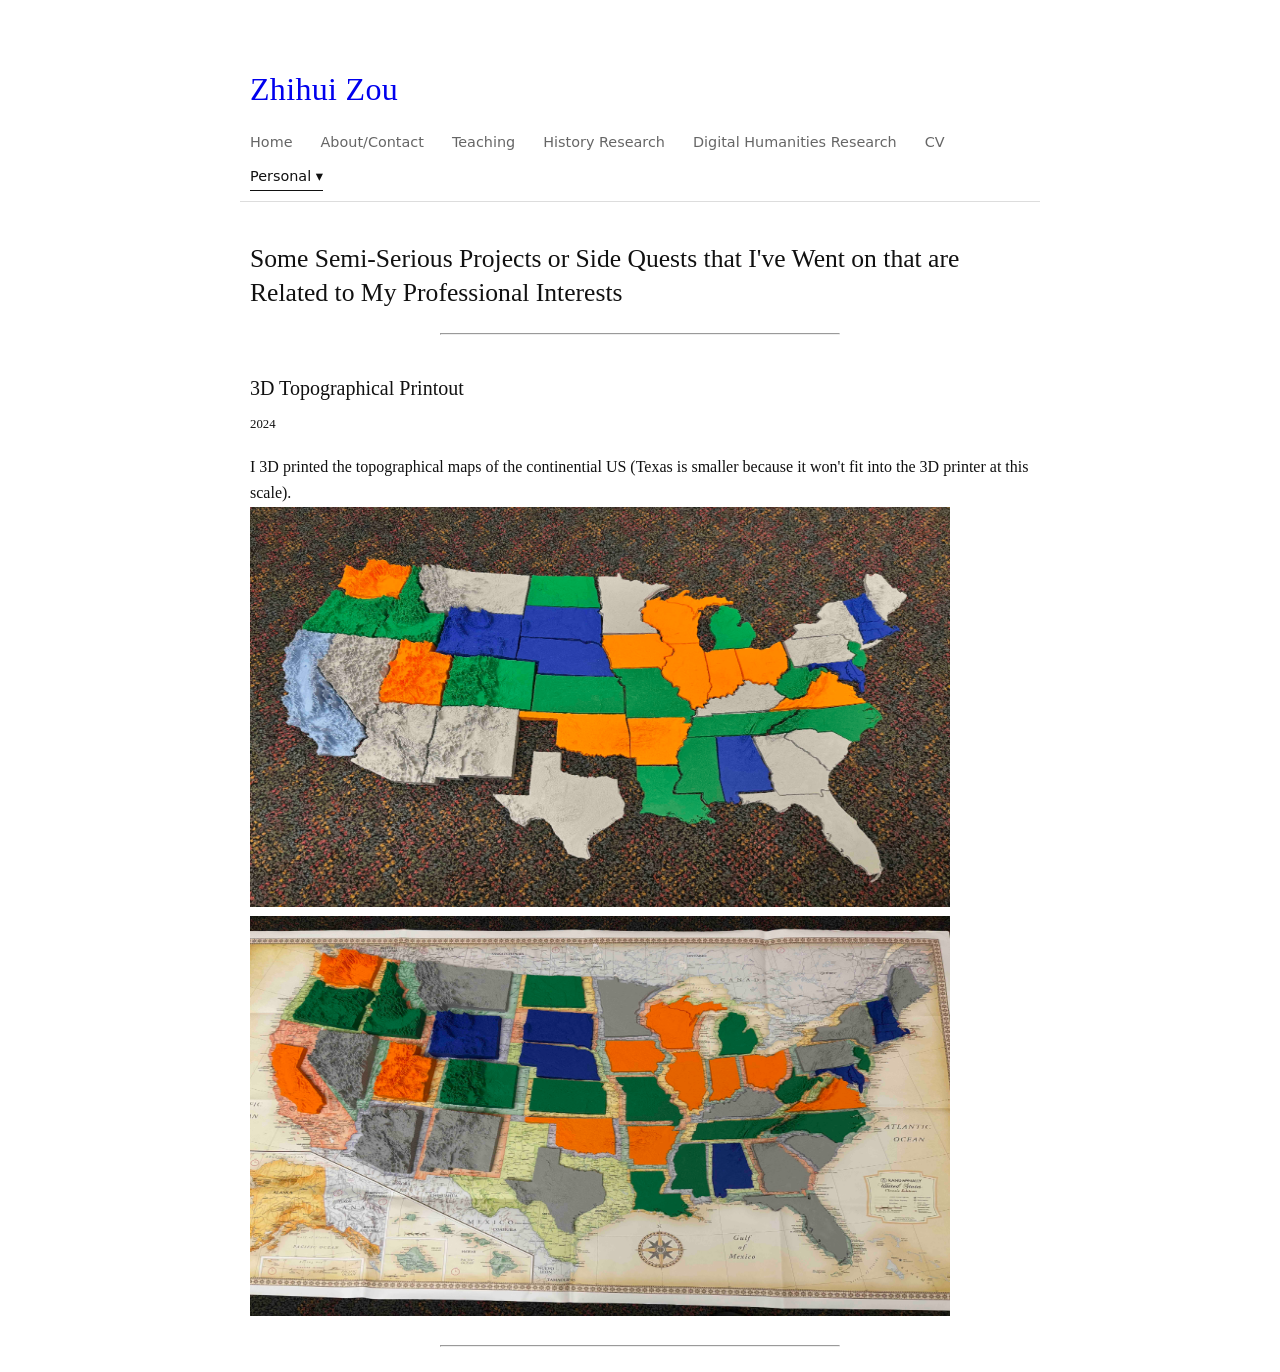
<file: pages/personals/semiSeriousProjects.html>
<!DOCTYPE html>
<html lang="en">
<head>
<meta charset="UTF-8">
<meta name="viewport" content="width=device-width, initial-scale=1.0">
<title>Photography</title>
<link rel="stylesheet" href="/assets/css/style.css">
</head>
<body>

<site-nav>
  <script src="/assets/js/navigation.js"></script>
</site-nav>

<main>

    <h1>Some Semi-Serious Projects or Side Quests that I've Went on that are Related to My Professional Interests</h1>

    <hr>

    <h2>3D Topographical Printout</h2>
    <p class="projectdate">2024</p>
    <p>I 3D printed the topographical maps of the continential US (Texas is smaller because it won't fit into the 3D printer at this scale).</p>
    <img src="/assets/files/semiSeriousProjects/3dPrintUSNoMap.jpeg" style="width:700px;height:400px;">
    <img src="/assets/files/semiSeriousProjects/3dPrintUSWithMap.jpeg" style="width:700px;height:400px;">

    <hr>


    


</main>

</body>
</html>
</file>
<file: assets/css/style.css>
:root {
  --bg: #ffffff;
  --text: #111111;
  --text-soft: #666666;
  --line: #dddddd;
  --hover-bg: #e8e8e8;

  --font-body: Georgia, "Times New Roman", serif;
  --font-ui: system-ui, -apple-system, "Segoe UI", sans-serif;

  --width: 800px;

  /* names used by styleForSideNavigationBar.css */
  --ink: var(--text);
  --ink-soft: var(--text-soft);
  --accent: var(--text);
  --line-faint: #eeeeee;
  --font-mono: var(--font-ui);

}

*,
*::before,
*::after {
  box-sizing: border-box;
}

body {
  margin: 0;
  padding: 0;
  background: var(--bg);
  color: var(--text);
  font-family: var(--font-body);
  font-size: 18px;
  line-height: 1.6;
}


/* ---------- header: name on top, menu below ---------- */

.site-header {
  max-width: var(--width);
  margin: 0 auto;
  padding: 64px 10px 10px;
  border-bottom: 1px solid var(--line);
}

.site-name {
  display: inline-block;
  margin: 0 0 16px;
  font-size: 2rem;
  font-weight: normal;
  letter-spacing: 0.01em;
  text-decoration: none;
}

.site-menu {
  display: flex;
  flex-wrap: wrap;
  gap: 8px 28px;
  font-family: var(--font-ui);
  font-size: 0.9rem;
}

.site-menu a {
  color: var(--text-soft);
  text-decoration: none;
  padding-bottom: 2px;
  border-bottom: 1px solid transparent;
}

.site-menu a:hover,
.site-menu a:focus-visible {
  color: var(--text);
}

.site-menu a.is-current {
  color: var(--text);
  border-bottom-color: var(--text);
}

/* ---------- dropdown menu ---------- */

.dropdown {
  position: relative;
}

/* the button looks like the other menu links */
.dropdown-toggle {
  font: inherit;
  color: var(--text-soft);
  background: none;
  border: none;
  border-bottom: 1px solid transparent;
  padding: 0 0 2px;
}

.dropdown-toggle:hover,
.dropdown-toggle:focus-visible,
.dropdown.is-open .dropdown-toggle {
  color: var(--text);
}

.dropdown-toggle.is-current {
  color: var(--text);
  border-bottom-color: var(--text);
}

/* the list of links: hidden until opened, boxed like <details> */
.dropdown-menu {
  display: none;
  position: absolute;
  top: 100%;
  left: 0;
  margin-top: 8px;
  min-width: 200px;
  /* padding: 4px 0; */
  background: var(--bg);
  border: 1px solid;
  /* border-radius: 4px; */
  z-index: 20;
}

.dropdown.is-open .dropdown-menu {
  display: block;
}

/* the last dropdown in the menu opens toward the left so it stays on screen */
.dropdown:last-child .dropdown-menu {
  left: auto;
  right: 0;
}

.dropdown-menu a {
  display: block;
  padding: 4px 0.75em;
  border-bottom: none;
  white-space: nowrap;
}

.dropdown-menu a:hover,
.dropdown-menu a:focus-visible {
  background: var(--hover-bg);
}

/* inside the dropdown, mark the current page with bold text instead of an underline */
.dropdown-menu a.is-current {
  font-weight: bold;
}

/* on devices with a mouse, also open the dropdown on hover */
@media (hover: hover) {
  .dropdown:hover .dropdown-menu {
    display: block;
  }

  .dropdown:hover .dropdown-toggle {
    color: var(--text);
  }
}

/* invisible bridge across the gap between the button and the menu */
.dropdown-menu::before {
  content: "";
  position: absolute;
  top: -9px;
  left: 0;
  right: 0;
  height: 9px;
}

/* ---------- page content ---------- */

main {
  max-width: var(--width);
  margin: 0 auto;
  padding: 40px 10px 10px;
}

h1,
h2,
h3 {
  font-weight: normal;
  line-height: 1.3;
}

h1 { font-size: 1.6rem; margin: 0 0 24px; }
h2 { font-size: 1.25rem; margin: 40px 0 12px; }
h3 { font-size: 1.05rem; margin: 32px 0 8px; }

p {
  font-size: 1rem;
  margin-bottom:  2px;
}

.projectdate {
  font-size: 0.8rem;
  margin-bottom: 20px;
}

.smallnote {
  font-size: 0.7rem;
  margin: 0;
}

.externallink {
  margin-top: 4px;
  margin-bottom: 4px;
}

.photocaption{
  font-size: 0.9rem;
  font-weight: bold;
  font-family: 'Open Sans';
}

ol, ul {
  margin: 0;
}

li {
  font-size: 0.9rem;
  margin: 0;
}

details {
  border: 1px solid;
  border-radius: 4px;
  padding-left: 0.5em;
  padding-right: 0.5em;
  margin-top: 4px;
  margin-bottom:4px;
}
details:hover{
  background-color: var(--hover-bg);
}

summary {
  font-weight: bold
}
summary:hover {
  cursor: pointer;
}

hr {
  width: min(400px, 100%);
  margin-top: 20px;
  margin-bottom: 15px;
}

button {
  cursor: pointer;
}


/* zoom in on images when clicked on */
.css-zoom input { display: none; }
.css-zoom img {
  width: 300px;
  cursor: zoom-in;
  transition: transform 0.25s ease;
  max-width: 100%;
}
.css-zoom input:checked + img {
  transform: scale(1.8);
  cursor: zoom-out;
  position: relative;
  z-index: 10;
}


/* ---------- small screens ---------- */

@media (max-width: 500px) {
  body { font-size: 17px; }
  .site-header { padding-top: 40px; }
  .site-name { font-size: 1.6rem; }
}

@media (min-width: 1001px) {
  body:has(page-sidebar) .site-header,
  body:has(page-sidebar) main {
    max-width: min(var(--width), calc(100vw - 480px));
  }
}
</file>
